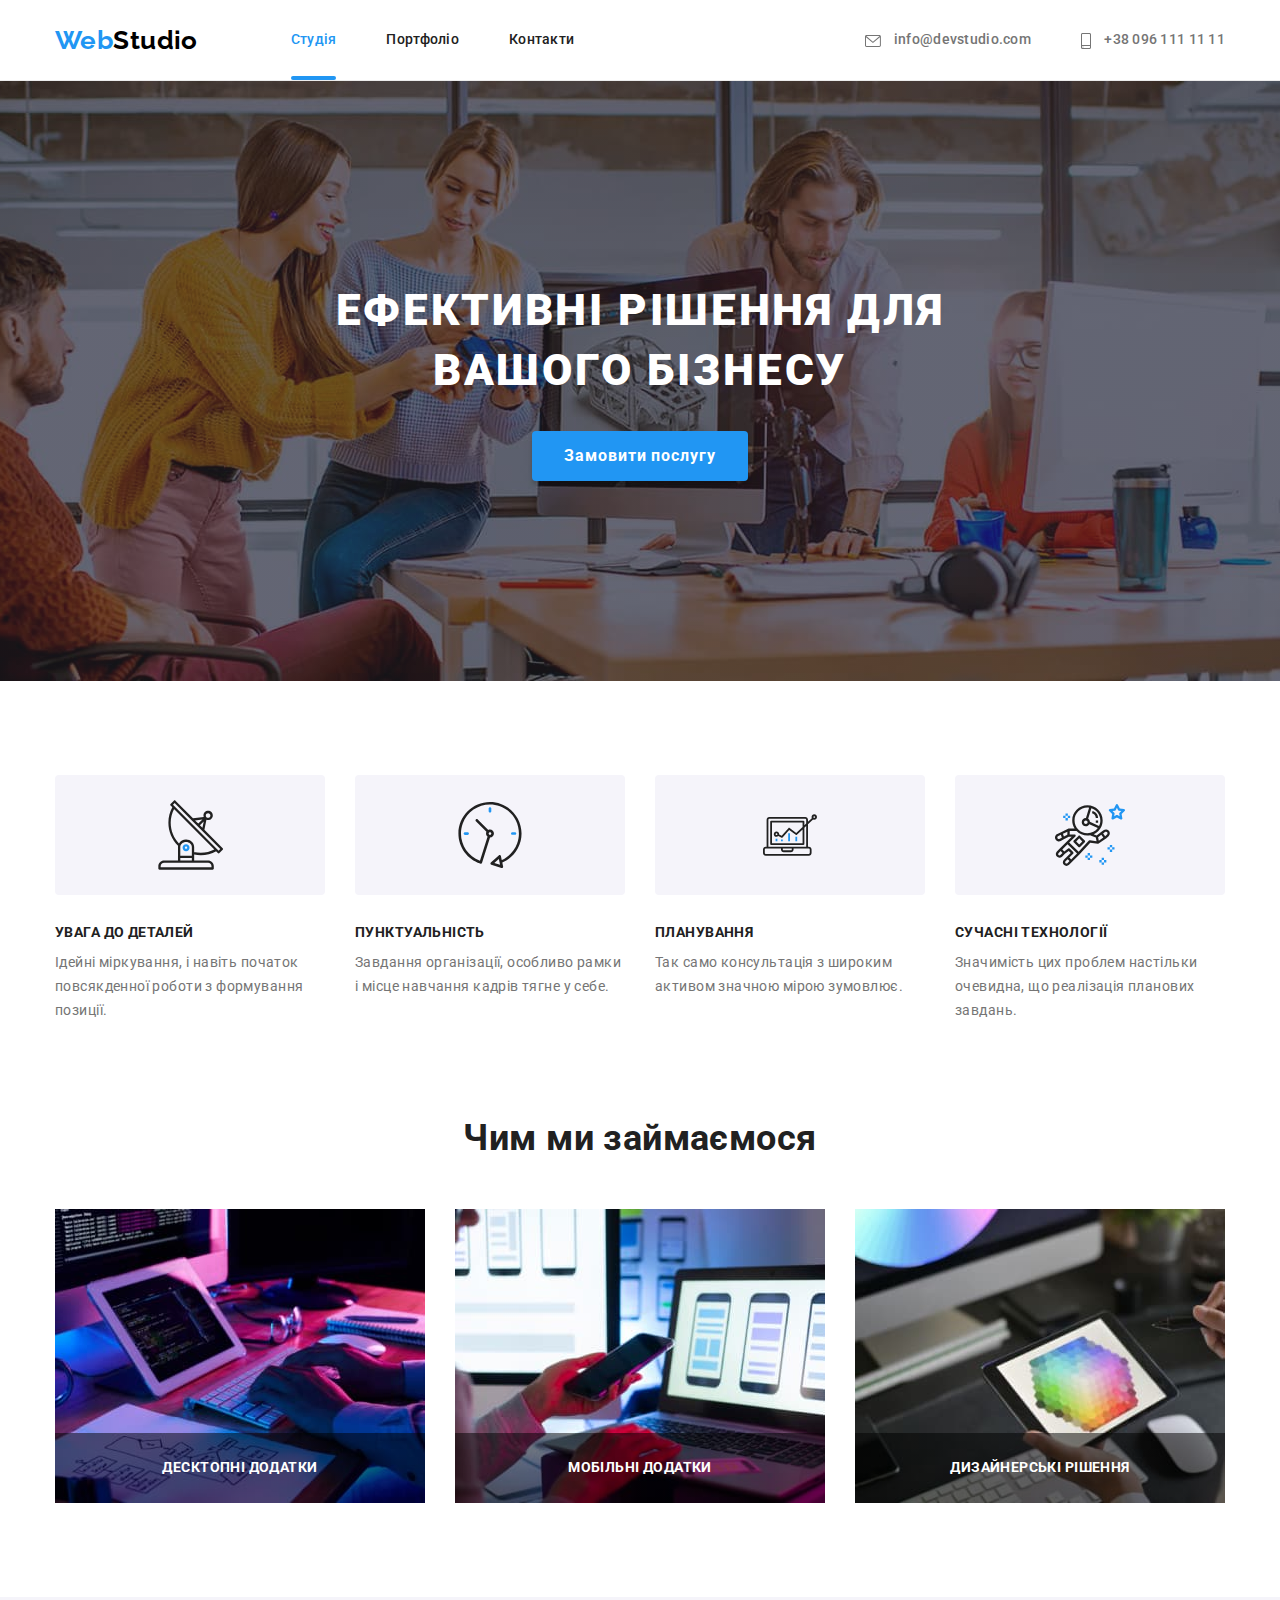
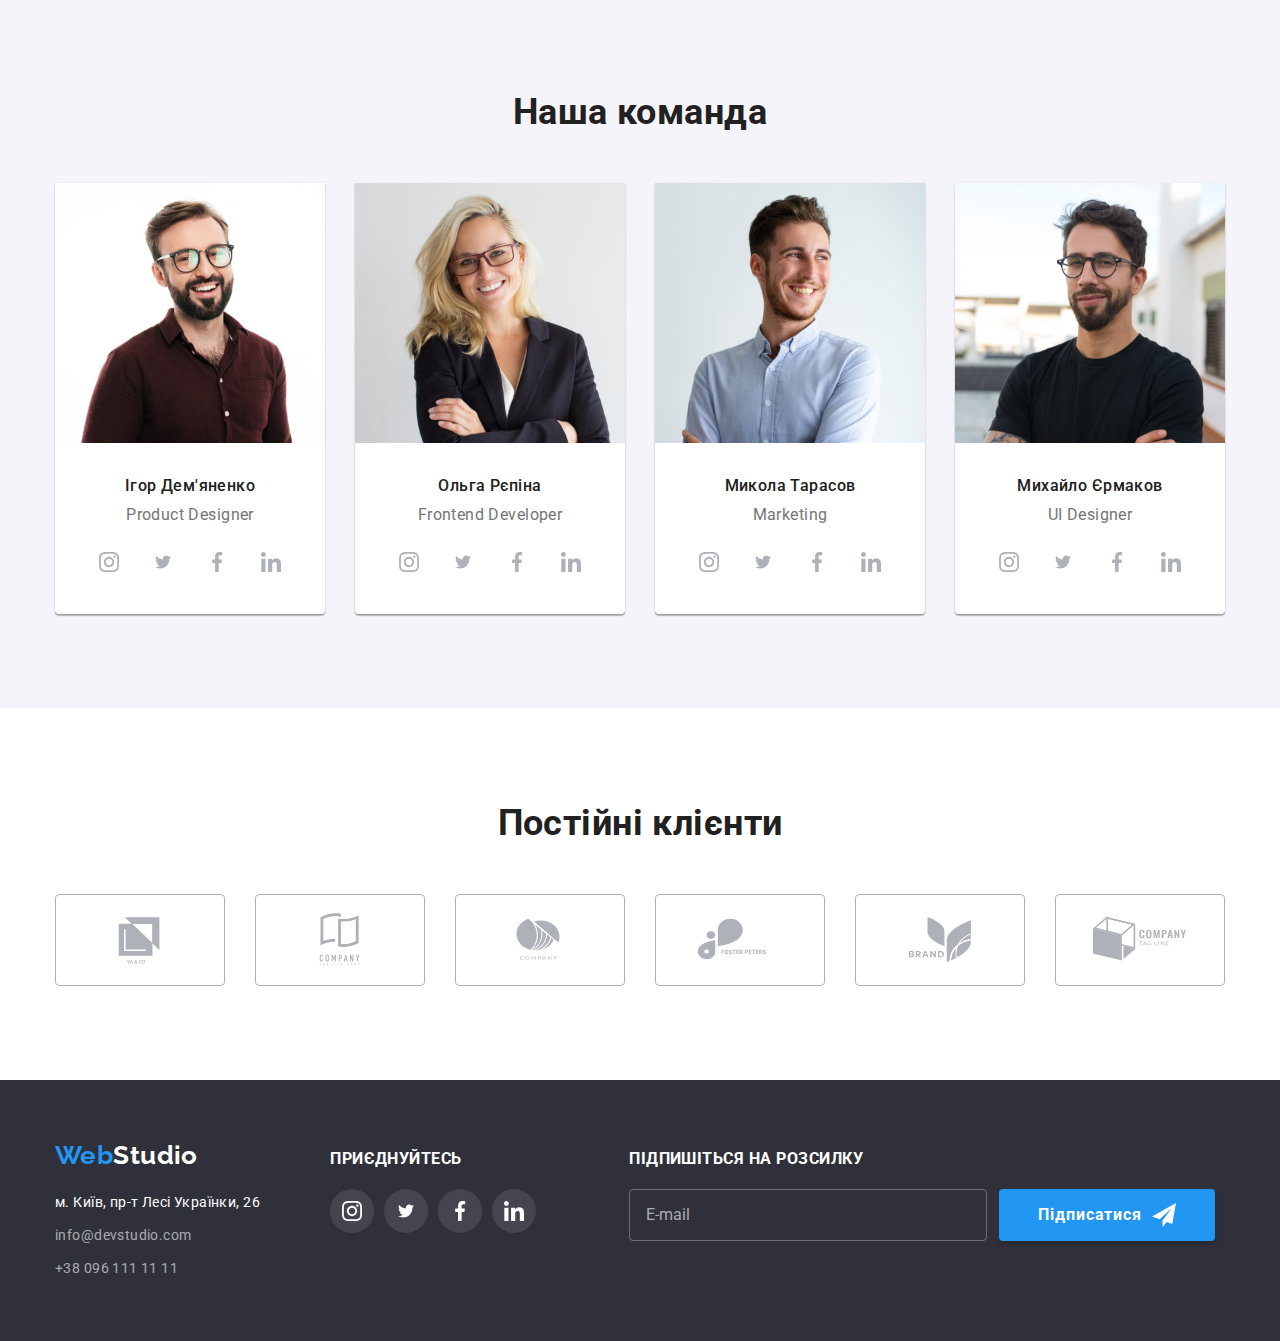
<file: index.html>
<!DOCTYPE html>
<html lang="uk">
  <head>
    <meta charset="UTF-8" />
    <meta http-equiv="X-UA-Compatible" content="IE=edge" />
    <meta name="viewport" content="width=device-width, initial-scale=1.0" />
    <title>Студія</title>
    <link
      href="https://fonts.googleapis.com/css2?family=Raleway:wght@700&family=Roboto:wght@400;500;700;900&display=swap"
      rel="stylesheet"
    />
    <link
      rel="stylesheet"
      href="https://cdnjs.cloudflare.com/ajax/libs/modern-normalize/1.1.0/modern-normalize.min.css"
    />
    <link rel="stylesheet" href="./css/style.css" />
  </head>
  <body>
    <header class="page-header">
      <div class="container main-nav">
        <nav class="nav-main">
          <a href="./index.html" class="logo"
            ><span class="logo-accent">Web</span>Studio</a
          >
          <ul class="site-nav">
            <li class="item"><a href="" class="link current">Студія</a></li>
            <li class="item">
              <a href="./portfolio.html" class="link">Портфоліо</a>
            </li>
            <li class="item"><a href="" class="link">Контакти</a></li>
          </ul>
        </nav>
        <ul class="contact">
          <li class="item">
            <a href="mailto:info@devstudio.com" class="link telephone-mail">
              <svg class="icon-header" width="16" height="12">
                <use href="./images/symbol-defs.svg#icon-email"></use>
              </svg>
              info@devstudio.com</a
            >
          </li>
          <li class="item">
            <a href="tel:+380961111111" class="link telephone-mail">
              <svg class="icon-header" width="10" height="16">
                <use href="./images/symbol-defs.svg#icon-smartphone"></use>
              </svg>
              +38 096 111 11 11</a
            >
          </li>
        </ul>
      </div>
    </header>
    <main>
      <!--Hero-->
      <section class="hero overlay">
        <div class="container">
          <h1 class="hero-title">Ефективні рішення для вашого бізнесу</h1>
          <button type="button" class="hero-button" data-modal-open>
            Замовити послугу
          </button>
        </div>
      </section>
      <!--Переваги-->
      <section class="section">
        <div class="container">
          <h2 class="visually-hidden">Переваги</h2>
          <ul class="benefits">
            <li class="benefit one">
              <div class="benefit-blok">
                <svg class="benefit-image" width="65px" height="70px">
                  <use href="./images/symbol-defs.svg#icon-Group1"></use>
                </svg>
              </div>
              <h3 class="benefits-list">УВАГА ДО ДЕТАЛЕЙ</h3>
              <p class="text">
                Ідейні міркування, і навіть початок повсякденної роботи з
                формування позиції.
              </p>
            </li>
            <li class="benefit two">
              <div class="benefit-blok">
                <svg class="benefit-image" width="66px" height="70px">
                  <use href="./images/symbol-defs.svg#icon-clock-1"></use>
                </svg>
              </div>
              <h3 class="benefits-list">ПУНКТУАЛЬНІСТЬ</h3>
              <p class="text">
                Завдання організації, особливо рамки і місце навчання кадрів
                тягне у себе.
              </p>
            </li>
            <li class="benefit three">
              <div class="benefit-blok">
                <svg class="benefit-image" width="70px" height="54px">
                  <use href="./images/symbol-defs.svg#icon-diagram-1"></use>
                </svg>
              </div>
              <h3 class="benefits-list">ПЛАНУВАННЯ</h3>
              <p class="text">
                Так само консультація з широким активом значною мірою зумовлює.
              </p>
            </li>
            <li class="benefit four">
              <div class="benefit-blok">
                <svg class="benefit-image" width="70px" height="70px">
                  <use href="./images/symbol-defs.svg#icon-astronaut-1"></use>
                </svg>
              </div>
              <h3 class="benefits-list">СУЧАСНІ ТЕХНОЛОГІЇ</h3>
              <p class="text">
                Значимість цих проблем настільки очевидна, що реалізація
                планових завдань.
              </p>
            </li>
          </ul>
        </div>
      </section>
      <!--Напрямки роботи-->
      <section class="section works">
        <div class="container">
          <h2 class="work">Чим ми займаємося</h2>
          <ul class="work-list">
            <li class="image-link">
              <img
                class="work-image"
                src="./images/img1.jpg"
                alt="Десктопні пристрої"
                width="370"
              />
              <p class="work-title">Десктопні додатки</p>
            </li>
            <li class="image-link">
              <img
                src="./images/img2.jpg"
                alt="Мобільні пристрої"
                width="370"
              />
              <p class="work-title">Мобільні додатки</p>
            </li>

            <li class="image-link">
              <img src="./images/img3.jpg" alt="Планшети" width="370" />
              <p class="work-title">Дизайнерські рішення</p>
            </li>
          </ul>
        </div>
      </section>
      <!--Команда-->
      <section class="section prof">
        <div class="container">
          <h2 class="comanda">Наша команда</h2>
          <ul class="container-prof">
            <li class="foto">
              <img
                src="./images/foto1.jpg"
                alt="Фото Ігор Дем'яненко"
                width="270"
                height="260"
              />
              <div class="about-team">
                <h3 class="comanda-element">Ігор Дем'яненко</h3>
                <p lang="en" class="professional">Product Designer</p>
                <ul class="social">
                  <li class="social-list">
                    <a href="" class="social-item">
                      <svg class="social-icon" width="20" height="20">
                        <use
                          href="./images/symbol-defs.svg#icon-instagram"
                          class=""
                        ></use>
                      </svg>
                    </a>
                  </li>
                  <li class="social-list">
                    <a href="" class="social-item">
                      <svg class="social-icon" width="20" height="16">
                        <use
                          href="./images/symbol-defs.svg#icon-twitter-1"
                        ></use>
                      </svg>
                    </a>
                  </li>
                  <li class="social-list">
                    <a href="" class="social-item">
                      <svg class="social-icon" width="20" height="20">
                        <use
                          href="./images/symbol-defs.svg#icon-facebook-1"
                        ></use>
                      </svg>
                    </a>
                  </li>
                  <li class="social-list">
                    <a href="" class="social-item">
                      <svg class="social-icon" width="20" height="20">
                        <use
                          href="./images/symbol-defs.svg#icon-linkedin"
                        ></use>
                      </svg>
                    </a>
                  </li>
                </ul>
              </div>
            </li>
            <li class="foto">
              <img
                src="./images/foto2.jpg"
                alt="Фото Ольга Рєпіна"
                width="270"
                height="260"
              />
              <div class="about-team">
                <h3 class="comanda-element">Ольга Рєпіна</h3>
                <p lang="en" class="professional">Frontend Developer</p>
                <ul class="social">
                  <li class="social-list">
                    <a href="" class="social-item">
                      <svg class="social-icon" width="20" height="20">
                        <use
                          href="./images/symbol-defs.svg#icon-instagram"
                          class=""
                        ></use>
                      </svg>
                    </a>
                  </li>
                  <li class="social-list">
                    <a href="" class="social-item">
                      <svg class="social-icon" width="20" height="16">
                        <use
                          href="./images/symbol-defs.svg#icon-twitter-1"
                        ></use>
                      </svg>
                    </a>
                  </li>
                  <li class="social-list">
                    <a href="" class="social-item">
                      <svg class="social-icon" width="20" height="20">
                        <use
                          href="./images/symbol-defs.svg#icon-facebook-1"
                        ></use>
                      </svg>
                    </a>
                  </li>
                  <li class="social-list">
                    <a href="" class="social-item">
                      <svg class="social-icon" width="20" height="20">
                        <use
                          href="./images/symbol-defs.svg#icon-linkedin"
                        ></use>
                      </svg>
                    </a>
                  </li>
                </ul>
              </div>
            </li>
            <li class="foto">
              <img
                src="./images/foto3.jpg"
                alt="Фото Микола Тарасов"
                width="270"
                height="260"
              />
              <div class="about-team">
                <h3 class="comanda-element">Микола Тарасов</h3>
                <p lang="en" class="professional">Marketing</p>
                <ul class="social">
                  <li class="social-list">
                    <a href="" class="social-item">
                      <svg class="social-icon" width="20" height="20">
                        <use
                          href="./images/symbol-defs.svg#icon-instagram"
                          class=""
                        ></use>
                      </svg>
                    </a>
                  </li>
                  <li class="social-list">
                    <a href="" class="social-item">
                      <svg class="social-icon" width="20" height="16">
                        <use
                          href="./images/symbol-defs.svg#icon-twitter-1"
                        ></use>
                      </svg>
                    </a>
                  </li>
                  <li class="social-list">
                    <a href="" class="social-item">
                      <svg class="social-icon" width="20" height="20">
                        <use
                          href="./images/symbol-defs.svg#icon-facebook-1"
                        ></use>
                      </svg>
                    </a>
                  </li>
                  <li class="social-list">
                    <a href="" class="social-item">
                      <svg class="social-icon" width="20" height="20">
                        <use
                          href="./images/symbol-defs.svg#icon-linkedin"
                        ></use>
                      </svg>
                    </a>
                  </li>
                </ul>
              </div>
            </li>
            <li class="foto">
              <img
                src="./images/foto4.jpg"
                alt="Фото Михайло Єрмаков"
                width="270"
                height="260"
              />
              <div class="about-team">
                <h3 class="comanda-element">Михайло Єрмаков</h3>
                <p lang="en" class="professional">UI Designer</p>
                <ul class="social">
                  <li class="social-list">
                    <a
                      href=""
                      class="social-item"
                      target="_blank"
                      rel="noopener noreferrer nofollow"
                    >
                      <svg class="social-icon" width="20" height="20">
                        <use
                          href="./images/symbol-defs.svg#icon-instagram"
                          class=""
                        ></use>
                      </svg>
                    </a>
                  </li>
                  <li class="social-list">
                    <a
                      href=""
                      class="social-item"
                      target="_blank"
                      rel="noopener noreferrer nofollow"
                    >
                      <svg class="social-icon" width="20" height="16">
                        <use
                          href="./images/symbol-defs.svg#icon-twitter-1"
                        ></use>
                      </svg>
                    </a>
                  </li>
                  <li class="social-list">
                    <a
                      href=""
                      class="social-item"
                      target="_blank"
                      rel="noopener noreferrer nofollow"
                    >
                      <svg class="social-icon" width="20" height="20">
                        <use
                          href="./images/symbol-defs.svg#icon-facebook-1"
                        ></use>
                      </svg>
                    </a>
                  </li>
                  <li class="social-list">
                    <a
                      href=""
                      class="social-item"
                      target="_blank"
                      rel="noopener noreferrer nofollow"
                    >
                      <svg class="social-icon" width="20" height="20">
                        <use
                          href="./images/symbol-defs.svg#icon-linkedin"
                        ></use>
                      </svg>
                    </a>
                  </li>
                </ul>
              </div>
            </li>
          </ul>
        </div>
      </section>
      <section class="section">
        <div class="container">
          <h2 class="clients">Постійні клієнти</h2>
          <ul class="clients-list">
            <li class="clients-item">
              <a
                href=""
                class="clients-link"
                target="_blank"
                rel="noopener noreferrer nofollow"
              >
                <svg class="client-icon" width="106" height="60">
                  <use href="./images/symbol-defs.svg#icon-company1"></use>
                </svg>
              </a>
            </li>
            <li class="clients-item">
              <a
                href=""
                class="clients-link"
                target="_blank"
                rel="noopener noreferrer nofollow"
              >
                <svg class="client-icon" width="106" height="60">
                  <use href="./images/symbol-defs.svg#icon-company2"></use>
                </svg>
              </a>
            </li>
            <li class="clients-item">
              <a
                href=""
                class="clients-link"
                target="_blank"
                rel="noopener noreferrer nofollow"
              >
                <svg class="client-icon" width="106" height="60">
                  <use href="./images/symbol-defs.svg#icon-company3"></use>
                </svg>
              </a>
            </li>
            <li class="clients-item">
              <a
                href=""
                class="clients-link"
                target="_blank"
                rel="noopener noreferrer nofollow"
              >
                <svg class="client-icon" width="106" height="60">
                  <use href="./images/symbol-defs.svg#icon-company4"></use>
                </svg>
              </a>
            </li>
            <li class="clients-item">
              <a
                href=""
                class="clients-link"
                target="_blank"
                rel="noopener noreferrer nofollow"
              >
                <svg class="client-icon" width="106" height="60">
                  <use href="./images/symbol-defs.svg#icon-company5"></use>
                </svg>
              </a>
            </li>
            <li class="clients-item">
              <a
                href=""
                class="clients-link"
                target="_blank"
                rel="noopener noreferrer nofollow"
              >
                <svg class="client-icon" width="106" height="60">
                  <use href="./images/symbol-defs.svg#icon-company6"></use>
                </svg>
              </a>
            </li>
          </ul>
        </div>
      </section>
    </main>
    <footer class="foot-site">
      <div class="container footer">
        <div class="footer-contact">
          <a href="./index.html" class="logo-footer"
            ><span class="logo-accent">Web</span>Studio</a
          >
          <address>
            <ul class="contact-footer">
              <li class="">
                <a href="" class="linkWhite">м. Київ, пр-т Лесі Українки, 26</a>
              </li>
              <li class="address footer">
                <a href="mailto:info@devstudio.com" class="link-footer"
                  >info@devstudio.com</a
                >
              </li>
              <li class="address footer">
                <a href="tel:+380961111111" class="link-footer"
                  >+38 096 111 11 11</a
                >
              </li>
            </ul>
          </address>
        </div>
        <div class="footer-link">
          <h3 class="footer-title">Приєднуйтесь</h3>
          <ul class="footer-social">
            <li class="footer-social-list">
              <a
                href=""
                class="footer-social-item"
                target="_blank"
                rel="noopener noreferrer nofollow"
              >
                <svg class="footer-social-icon" width="20" height="20">
                  <use
                    href="./images/symbol-defs.svg#icon-instagram"
                    class=""
                  ></use>
                </svg>
              </a>
            </li>
            <li class="footer-social-list">
              <a
                href=""
                class="footer-social-item"
                target="_blank"
                rel="noopener noreferrer nofollow"
              >
                <svg class="footer-social-icon" width="20" height="16">
                  <use href="./images/symbol-defs.svg#icon-twitter-1"></use>
                </svg>
              </a>
            </li>
            <li class="footer-social-list">
              <a
                href=""
                class="footer-social-item"
                target="_blank"
                rel="noopener noreferrer nofollow"
              >
                <svg class="footer-social-icon" width="20" height="20">
                  <use href="./images/symbol-defs.svg#icon-facebook-1"></use>
                </svg>
              </a>
            </li>
            <li class="footer-social-list">
              <a
                href=""
                class="footer-social-item"
                target="_blank"
                rel="noopener noreferrer nofollow"
              >
                <svg class="footer-social-icon" width="20" height="20">
                  <use href="./images/symbol-defs.svg#icon-linkedin"></use>
                </svg>
              </a>
            </li>
          </ul>
        </div>
        <form class="subscription">
          <h3 class="footer-title">Підпишіться на розсилку</h3>
          <div class="subscription-list">
            <label>
              <input
                type="email"
                class="subscription-input"
                name="email"
                placeholder="E-mail"
            /></label>
            <button type="submit" class="hero-button subscription-btn">
              Підписатися
              <svg class="send-icon" width="24" height="24">
                <use href="./images/symbol-defs.svg#icon-icon-send"></use>
              </svg>
            </button>
          </div>
        </form>
      </div>
    </footer>
    <div class="backdrop is-hidden" data-modal>
      <div class="modal">
        <button type="button" class="close-btn" data-modal-close>
          <svg class="input-icon-close" width="18" height="18">
            <use href="./images/symbol-defs.svg#icon-close-black"></use>
          </svg>
        </button>
        <p class="modal-title">Залиште свої дані, ми вам передзвонимо</p>
        <form class="modal-form">
          <div class="modal-field">
            <label for="user-name" class="modal-label">Ім'я</label>
            <div class="input-wrap">
              <input
                type="text"
                class="modal-input"
                name="user-name"
                placeholder=" "
                id="user-name"
              />
              <svg class="input-icon" width="18" height="18">
                <use
                  href="./images/symbol-defs.svg#icon-person-black-18dp-1"
                ></use>
              </svg>
            </div>
          </div>
          <div class="modal-field">
            <label for="user-tel" class="modal-label">Телефон</label>
            <div class="input-wrap">
              <input
                type="tel"
                class="modal-input"
                name="user-tel"
                placeholder=" "
                id="user-tel"
              />
              <svg class="input-icon" width="18" height="18">
                <use
                  href="./images/symbol-defs.svg#icon-phone-black-18dp-1"
                ></use>
              </svg>
            </div>
          </div>
          <div class="modal-field">
            <label for="user-email" class="modal-label">Пошта</label>
            <div class="input-wrap">
              <input
                type="email"
                class="modal-input"
                name="user-email"
                placeholder=" "
                id="user-email"
              />
              <svg class="input-icon" width="18" height="18">
                <use
                  href="./images/symbol-defs.svg#icon-email-black-18dp-1"
                ></use>
              </svg>
            </div>
          </div>
          <div class="modal-field">
            <label for="user-comment" class="modal-label">Коментар</label>
            <textarea
              name="user-comment"
              id="user-comment"
              class="modal-text"
              placeholder="Введіть текст"
            ></textarea>
          </div>
          <div class="modal-field">
            <input
              type="checkbox"
              class="input-check visually-hidden"
              name="privacy"
              value="true"
              id="privacy"
            />
            <label for="privacy" class="check-text">
              <span>
                <svg class="check-icon" width="16" height="15">
                  <use href="./images/symbol-defs.svg#icon-check"></use>
                </svg>
              </span>
              Погоджуюся з розсилкою та приймаю
              <a href="" class="privacy-link"> Умови договору</a></label
            >
          </div>
          <button type="submit" class="hero-button modal-btn">
            Відправити
          </button>
        </form>
      </div>
    </div>
    <script src="./js/modal.js"></script>
  </body>
</html>
</file>
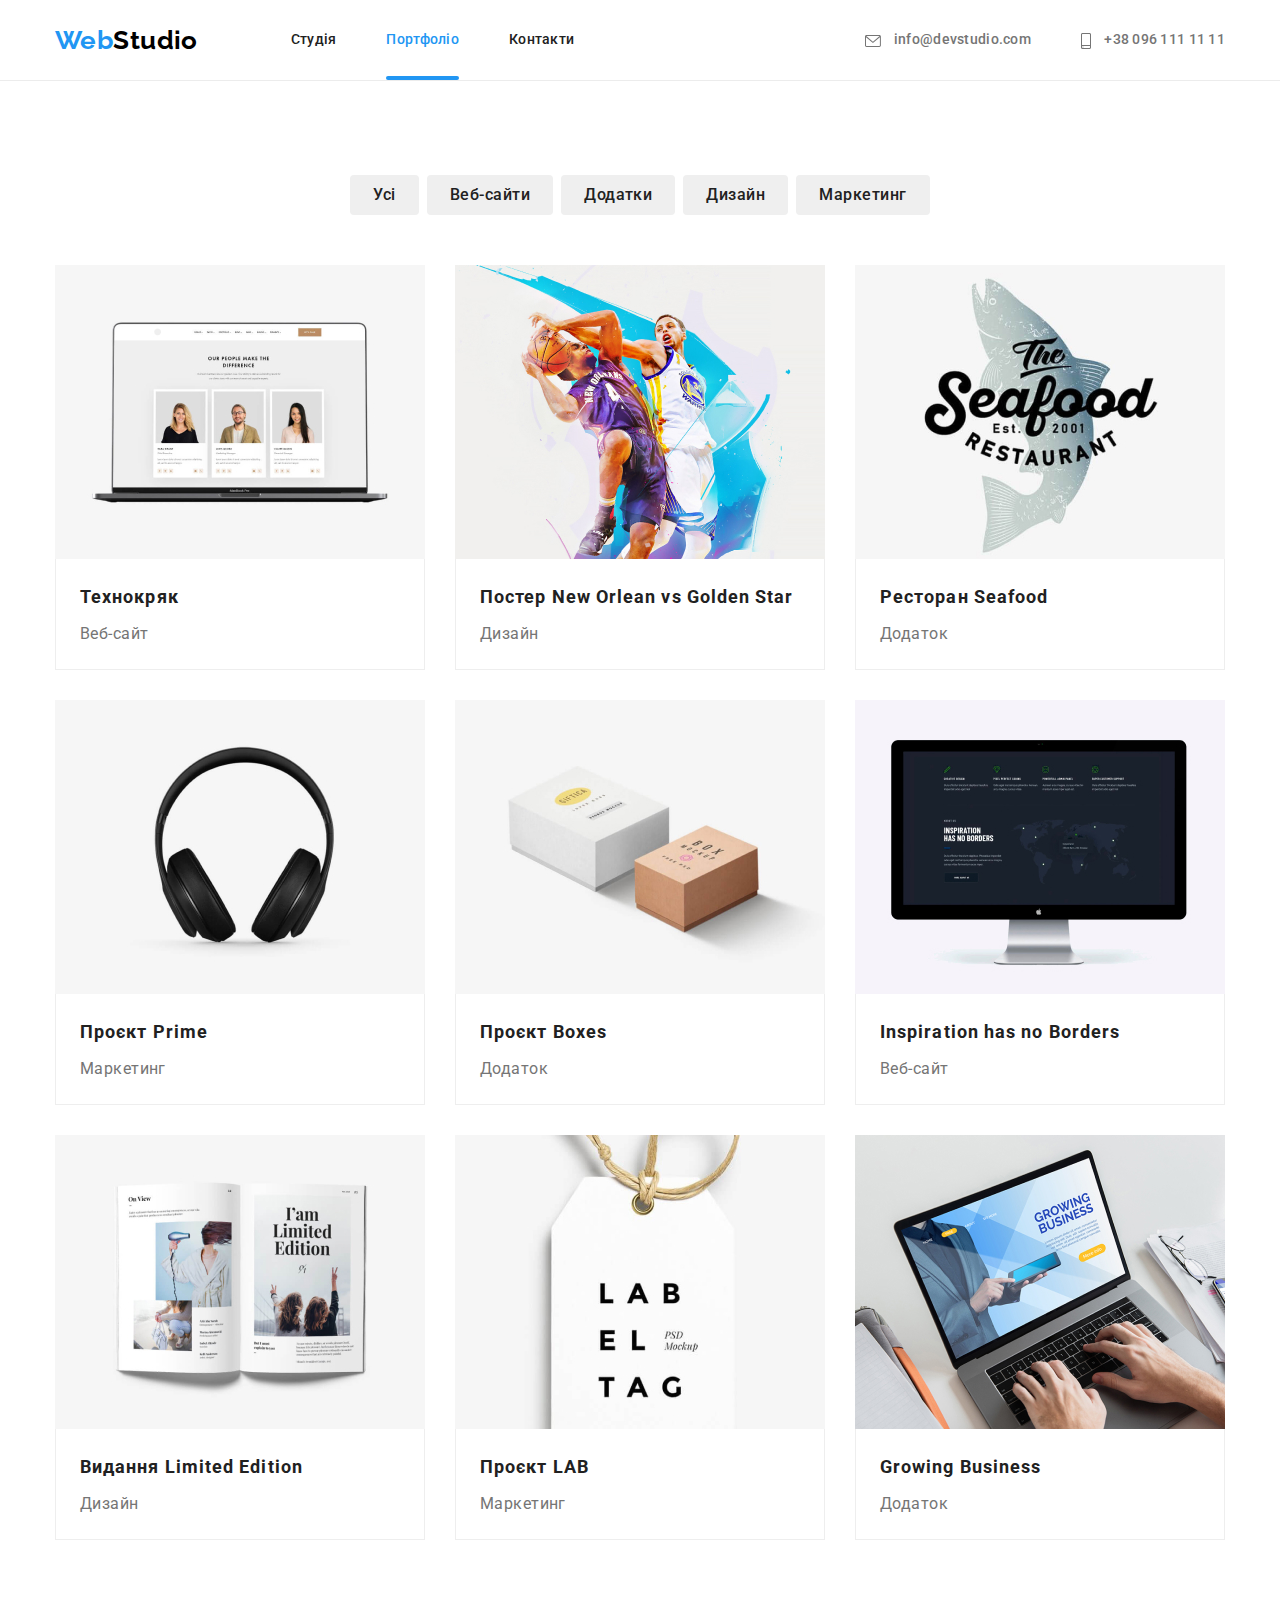
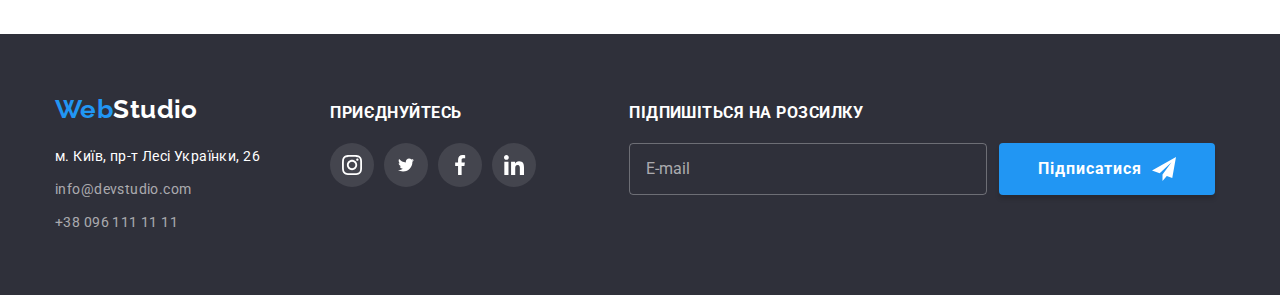
<file: portfolio.html>
<!DOCTYPE html>
<html lang="uk">
  <head>
    <meta charset="UTF-8" />
    <meta http-equiv="X-UA-Compatible" content="IE=edge" />
    <meta name="viewport" content="width=device-width, initial-scale=1.0" />
    <title>Портфоліо</title>
    <link
      href="https://fonts.googleapis.com/css2?family=Raleway:wght@700&family=Roboto:wght@400;500;700;900&display=swap"
      rel="stylesheet"
    />
    <link
      rel="stylesheet"
      href="https://cdnjs.cloudflare.com/ajax/libs/modern-normalize/1.1.0/modern-normalize.min.css"
    />
    <link rel="stylesheet" href="./css/style.css" />
  </head>
  <body>
    <header class="page-header">
      <div class="container main-nav">
        <nav class="nav-main">
          <a href="./index.html" class="logo"
            ><span class="logo-accent">Web</span>Studio</a
          >
          <ul class="site-nav">
            <li class="item"><a href="./index.html" class="link">Студія</a></li>
            <li class="item">
              <a href="" class="link current">Портфоліо</a>
            </li>
            <li class="item"><a href="" class="link">Контакти</a></li>
          </ul>
        </nav>
        <ul class="contact">
          <li class="item">
            <a href="mailto:info@devstudio.com" class="link telephone-mail">
              <svg class="icon-header" width="16" height="12">
                <use href="./images/symbol-defs.svg#icon-email"></use>
              </svg>
              info@devstudio.com</a
            >
          </li>
          <li class="item">
            <a href="tel:+380961111111" class="link telephone-mail">
              <svg class="icon-header" width="10" height="16">
                <use href="./images/symbol-defs.svg#icon-smartphone"></use>
              </svg>
              +38 096 111 11 11</a
            >
          </li>
        </ul>
      </div>
    </header>
    <main>
      <section class="section">
        <div class="container">
          <h1 class="visually-hidden">Портфоліо</h1>
          <ul class="ul-button">
            <li class="work-portf">
              <button type="button" class="filtr-button">Усі</button>
            </li>
            <li class="work-portf">
              <button type="button" class="filtr-button">Веб-сайти</button>
            </li>
            <li class="work-portf">
              <button type="button" class="filtr-button">Додатки</button>
            </li>
            <li class="work-portf">
              <button type="button" class="filtr-button">Дизайн</button>
            </li>
            <li class="work-portf">
              <button type="button" class="filtr-button">Маркетинг</button>
            </li>
          </ul>
          <ul class="ul-portfolio">
            <li class="example">
              <a href="" class="card">
                <div class="example-top-wrap">
                  <img
                    class="example-img"
                    src="./images/portfolio1.jpg"
                    alt="Технокряк"
                    width="370"
                    height="294"
                  />
                  <p class="example-top-text">
                    Ресурс пропонує комплексні пропозиції з різним рівнем
                    функціоналу та сервісів. Все це дозволить відвідувачу
                    отримати вичерпні відомості про компанію чи приватну особу.
                  </p>
                </div>
                <div class="content">
                  <h2 class="title">Технокряк</h2>
                  <p class="text-portf">Веб-сайт</p>
                </div>
              </a>
            </li>
            <li class="example">
              <a href="" class="card">
                <div class="example-top-wrap">
                  <img
                    class="example-img"
                    src="./images/portfolio2.jpg"
                    alt="Постер New Orlean vs Golden Star"
                    width="370"
                    height="294"
                  />
                  <p class="example-top-text">
                    Ресурс пропонує комплексні пропозиції з різним рівнем
                    функціоналу та сервісів. Все це дозволить відвідувачу
                    отримати вичерпні відомості про компанію чи приватну особу.
                  </p>
                </div>
                <div class="content">
                  <h2 class="title">Постер New Orlean vs Golden Star</h2>
                  <p class="text-portf">Дизайн</p>
                </div>
              </a>
            </li>
            <li class="example">
              <a href="" class="card">
                <div class="example-top-wrap">
                  <img
                    class="example-img"
                    src="./images/portfolio3.jpg"
                    alt="Ресторан Seafood"
                    width="370"
                    height="294"
                  />
                  <p class="example-top-text">
                    Ресурс пропонує комплексні пропозиції з різним рівнем
                    функціоналу та сервісів. Все це дозволить відвідувачу
                    отримати вичерпні відомості про компанію чи приватну особу.
                  </p>
                </div>
                <div class="content">
                  <h2 class="title">Ресторан Seafood</h2>
                  <p class="text-portf">Додаток</p>
                </div>
              </a>
            </li>
            <li class="example">
              <a href="" class="card">
                <div class="example-top-wrap">
                  <img
                    class="example-img"
                    src="./images/portfolio4.jpg"
                    alt="Проєкт Prime"
                    width="370"
                    height="294"
                  />
                  <p class="example-top-text">
                    Ресурс пропонує комплексні пропозиції з різним рівнем
                    функціоналу та сервісів. Все це дозволить відвідувачу
                    отримати вичерпні відомості про компанію чи приватну особу.
                  </p>
                </div>
                <div class="content">
                  <h2 class="title">Проєкт Prime</h2>
                  <p class="text-portf">Маркетинг</p>
                </div>
              </a>
            </li>
            <li class="example">
              <a href="" class="card">
                <div class="example-top-wrap">
                  <img
                    class="example-img"
                    src="./images/portfolio5.jpg"
                    alt="Проєкт Boxes"
                    width="370"
                    height="294"
                  />
                  <p class="example-top-text">
                    Ресурс пропонує комплексні пропозиції з різним рівнем
                    функціоналу та сервісів. Все це дозволить відвідувачу
                    отримати вичерпні відомості про компанію чи приватну особу.
                  </p>
                </div>
                <div class="content">
                  <h2 class="title">Проєкт Boxes</h2>
                  <p class="text-portf">Додаток</p>
                </div>
              </a>
            </li>
            <li class="example">
              <a href="" class="card">
                <div class="example-top-wrap">
                  <img
                    class="example-img"
                    src="./images/portfolio6.jpg"
                    alt="Inspiration has no Borders"
                    width="370"
                    height="294"
                  />
                  <p class="example-top-text">
                    Ресурс пропонує комплексні пропозиції з різним рівнем
                    функціоналу та сервісів. Все це дозволить відвідувачу
                    отримати вичерпні відомості про компанію чи приватну особу.
                  </p>
                </div>
                <div class="content">
                  <h2 class="title">Inspiration has no Borders</h2>
                  <p class="text-portf">Веб-сайт</p>
                </div>
              </a>
            </li>
            <li class="example">
              <a href="" class="card">
                <div class="example-top-wrap">
                  <img
                    class="example-img"
                    src="./images/portfolio7.jpg"
                    alt="Видання Limited Edition"
                    width="370"
                    height="294"
                  />
                  <p class="example-top-text">
                    Ресурс пропонує комплексні пропозиції з різним рівнем
                    функціоналу та сервісів. Все це дозволить відвідувачу
                    отримати вичерпні відомості про компанію чи приватну особу.
                  </p>
                </div>
                <div class="content">
                  <h2 class="title">Видання Limited Edition</h2>
                  <p class="text-portf">Дизайн</p>
                </div>
              </a>
            </li>
            <li class="example">
              <a href="" class="card">
                <div class="example-top-wrap">
                  <img
                    class="example-img"
                    src="./images/portfolio8.jpg"
                    alt="Проєкт LAB"
                    width="370"
                    height="294"
                  />
                  <p class="example-top-text">
                    Ресурс пропонує комплексні пропозиції з різним рівнем
                    функціоналу та сервісів. Все це дозволить відвідувачу
                    отримати вичерпні відомості про компанію чи приватну особу.
                  </p>
                </div>
                <div class="content">
                  <h2 class="title">Проєкт LAB</h2>
                  <p class="text-portf">Маркетинг</p>
                </div>
              </a>
            </li>
            <li class="example">
              <div class="example-top-wrap">
                <a href="" class="card">
                  <img
                    class="example-img"
                    src="./images/portfolio9.jpg"
                    alt="Growing Business"
                    width="370"
                    height="294"
                  />
                  <p class="example-top-text">
                    Ресурс пропонує комплексні пропозиції з різним рівнем
                    функціоналу та сервісів. Все це дозволить відвідувачу
                    отримати вичерпні відомості про компанію чи приватну особу.
                  </p>
                </a>
              </div>
              <div class="content">
                <h2 class="title">Growing Business</h2>
                <p class="text-portf">Додаток</p>
              </div>
            </li>
          </ul>
        </div>
      </section>
    </main>
    <footer class="foot-site">
      <div class="container footer">
        <div class="footer-contact">
          <a href="./index.html" class="logo-footer"
            ><span class="logo-accent">Web</span>Studio</a
          >
          <address>
            <ul class="contact-footer">
              <li class="">
                <a href="" class="linkWhite">м. Київ, пр-т Лесі Українки, 26</a>
              </li>
              <li class="address footer">
                <a href="mailto:info@devstudio.com" class="link-footer"
                  >info@devstudio.com</a
                >
              </li>
              <li class="address footer">
                <a href="tel:+380961111111" class="link-footer"
                  >+38 096 111 11 11</a
                >
              </li>
            </ul>
          </address>
        </div>
        <div class="footer-link">
          <h3 class="footer-title">Приєднуйтесь</h3>
          <ul class="footer-social">
            <li class="footer-social-list">
              <a
                href=""
                class="footer-social-item"
                target="_blank"
                rel="noopener noreferrer nofollow"
              >
                <svg class="footer-social-icon" width="20" height="20">
                  <use
                    href="./images/symbol-defs.svg#icon-instagram"
                    class=""
                  ></use>
                </svg>
              </a>
            </li>
            <li class="footer-social-list">
              <a
                href=""
                class="footer-social-item"
                target="_blank"
                rel="noopener noreferrer nofollow"
              >
                <svg class="footer-social-icon" width="20" height="16">
                  <use href="./images/symbol-defs.svg#icon-twitter-1"></use>
                </svg>
              </a>
            </li>
            <li class="footer-social-list">
              <a
                href=""
                class="footer-social-item"
                target="_blank"
                rel="noopener noreferrer nofollow"
              >
                <svg class="footer-social-icon" width="20" height="20">
                  <use href="./images/symbol-defs.svg#icon-facebook-1"></use>
                </svg>
              </a>
            </li>
            <li class="footer-social-list">
              <a
                href=""
                class="footer-social-item"
                target="_blank"
                rel="noopener noreferrer nofollow"
              >
                <svg class="footer-social-icon" width="20" height="20">
                  <use href="./images/symbol-defs.svg#icon-linkedin"></use>
                </svg>
              </a>
            </li>
          </ul>
        </div>
        <form class="subscription">
          <h3 class="footer-title">Підпишіться на розсилку</h3>
          <div class="subscription-list">
            <label>
              <input
                type="email"
                class="subscription-input"
                name="email"
                placeholder="E-mail"
            /></label>
            <button type="submit" class="hero-button subscription-btn">
              Підписатися
              <svg class="send-icon" width="24" height="24">
                <use href="./images/symbol-defs.svg#icon-icon-send"></use>
              </svg>
            </button>
          </div>
        </form>
      </div>
    </footer>
  </body>
</html>
</file>
<file: css/style.css>
:root {
  --primary-text-color: #212121;
  --title-text-color: #757575;
  --accent-color: #2196f3;
  --primary-white-color: #ffffff;
  --primary-color-logo: #000000;
  --background-color-hero-batton: #188ce8;
  --background-color-hero: #2f303a;
  --border-portfolio: #eeeeee;
  --header-color-border: #ececec;
  --background-color-profess: #f5f4fa;
  --portfolio-background: #f5f5f5;
  --svg-color: #afb1b8;
  --icon-footer-bg: rgba(255, 255, 255, 0.1);
}

body {
  background-color: var(--primary-white-color);
  color: var(--primary-text-color);
  font-family: Roboto, sans-serif;
  font-size: 14px;
  letter-spacing: 0.03em;
}

li {
  list-style-type: none;
  padding-bottom: 0;
  padding-top: 0;
}

ul {
  padding-left: 0;
}

h1,
h2,
h3,
p,
ul {
  margin-top: 0;
  margin-bottom: 0;
}

.page-header {
  border-bottom: 1px solid var(--header-color-border);
}

.container {
  margin-left: auto;
  margin-right: auto;
  max-width: 1200px;
  padding-left: 15px;
  padding-right: 15px;
  /* outline: 2px solid tomato; */
}

.main-nav {
  display: flex;
  align-items: center;
}

.nav-main {
  display: flex;
  align-items: center;
}

.section {
  padding-top: 94px;
  padding-bottom: 94px;
}

.logo {
  margin-right: 93px;
  padding-top: 24px;
  padding-bottom: 24px;

  font-family: "Raleway";
  font-weight: 700;
  font-size: 26px;
  line-height: 1.19;
  color: var(--primary-color-logo);
  text-decoration: none;
}

.logo-accent {
  color: var(--accent-color);
}

/* Site nav */
.contact,
.site-nav {
  display: flex;
  margin-top: 0;
  margin-bottom: 0;
}

.contact {
  margin-left: auto;
}
.site-nav .item + .item,
.contact .item + .item {
  margin-left: 50px;
  /* .site-nav .item:not(:last-child) {
        margin-right: 50px; */
}

.site-nav .link {
  display: block;
  padding-top: 32px;
  padding-bottom: 32px;

  color: var(--primary-text-color);
  font-weight: 500;
  line-height: 1.14;
  letter-spacing: 0.02em;
  text-decoration: none;
  transition: color 250ms cubic-bezier(0.4, 0, 0.2, 1);
}

.site-nav .link:hover,
.site-nav .link:focus {
  color: var(--accent-color);
}

.site-nav .link.current {
  color: var(--accent-color);
  position: relative;
}

.site-nav .current::after {
  position: absolute;
  bottom: 0;
  left: 0;
  width: 100%;
  content: "";
  height: 4px;
  border-radius: 4px;
  background-color: var(--accent-color);
}

.contact .link {
  color: var(--title-text-color);
  font-weight: 500;
  line-height: 1.14;
  letter-spacing: 0.02em;
  text-decoration: none;
  padding-top: 32px;
  padding-bottom: 32px;
  transition: color 250ms cubic-bezier(0.4, 0, 0.2, 1);
}

.contact .link:hover,
.contact .link:focus {
  color: var(--accent-color);
}

.telephone-mail:hover,
.telephone-mail:focus {
  color: var(--accent-color);
}
.icon-header {
  vertical-align: middle;
  fill: currentColor;
  margin-right: 10px;
}
/* Page header */
.page-header {
  background-color: var(--primary-white-color);
}

/* HERO*/
.hero {
  text-align: center;
  padding-top: 200px;
  padding-bottom: 200px;
  background-color: var(--background-color-hero);
}

.overlay {
  max-width: 1600px;
  height: 600px;
  margin-left: auto;
  margin-right: auto;
  background-image: linear-gradient(to right, #2f303a66 0%, #2f303a66 100%),
    url("../images/hero.jpg");
  background-position: center;
}

.hero-title {
  width: 696px;
  margin-bottom: 30px;
  margin-left: auto;
  margin-right: auto;

  color: var(--primary-white-color);
  font-weight: 900;
  font-size: 44px;
  line-height: 1.36;
  letter-spacing: 0.06em;
  text-transform: uppercase;
}

.hero-button {
  display: inline-block;
  border-style: none;
  border-radius: 4px;
  padding: 10px 32px;
  min-width: 216px;

  color: var(--primary-white-color);
  background-color: var(--accent-color);
  font-family: inherit;
  font-weight: 700;
  font-size: 16px;
  line-height: 1.88;
  letter-spacing: 0.06em;
  cursor: pointer;
  box-shadow: 0px 4px 4px rgba(0, 0, 0, 0.15);
  transition: background-color 250ms cubic-bezier(0.4, 0, 0.2, 1);
}

.hero-button:hover,
.hero-button:focus {
  background-color: var(--background-color-hero-batton);
}

/* benefits */
.benefits {
  display: flex;
  flex-wrap: wrap;
  padding-left: 0;
  list-style: none;
}

.benefit {
  width: 270px;
}

.benefits .benefit + .benefit {
  margin-left: 30px;
}
.benefit-blok {
  display: flex;
  justify-content: center;
  align-items: center;
  width: 270px;
  height: 120px;
  border-radius: 4px;
  margin-bottom: 30px;
  background-color: var(--background-color-profess);
}

.benefits-list {
  color: var(--primary-text-color);
  font-size: 14px;
  font-weight: 700;
  line-height: 1.14;
}

.text {
  margin-top: 10px;
  color: var(--title-text-color);
  line-height: 1.71;
}

/* Work end Comanda */
.container-prof {
  display: flex;
}
.container-prof .foto + .foto {
  margin-left: 30px;
}

.section.works {
  padding-top: 0;
}

.section.prof {
  background-color: var(--background-color-profess);
}

.work,
.comanda {
  margin-bottom: 50px;

  font-weight: 700;
  font-size: 36px;
  line-height: 1.17;
  text-align: center;
}

.work-list {
  display: flex;
  font-size: 0;
}
.work-image {
  display: block;
}

.image-link {
  position: relative;
}

.work-title {
  position: absolute;
  display: flex;
  font-weight: 700;
  font-size: 14px;
  line-height: 1.14;
  text-align: center;
  letter-spacing: 0.03em;
  text-transform: uppercase;
  color: var(--primary-white-color);

  width: 100%;
  height: 70px;
  background-image: linear-gradient(rgba(0, 0, 0, 0.5), rgba(0, 0, 0, 0.5));
  justify-content: center;
  align-items: center;
  bottom: 0;
  right: 0;
}

.work-list .image-link + .image-link {
  margin-left: 30px;
}

.about-team {
  padding: 30px 0;
  text-align: center;
}

.comanda-teams {
  display: flex;
}

.comanda-element {
  font-weight: 500;
  font-size: 16px;
  line-height: 1.19;
}

.professional {
  margin-top: 10px;
  color: var(--title-text-color);
  font-size: 16px;
  line-height: 1.19;
}

.foto {
  background-color: var(--primary-white-color);
  box-shadow: 0px 1px 3px rgba(0, 0, 0, 0.12), 0px 1px 1px rgba(0, 0, 0, 0.14),
    0px 2px 1px rgba(0, 0, 0, 0.2);
  border-radius: 0px 0px 4px 4px;
}
.social {
  display: flex;
  padding: 0;
  margin-right: 32px;
  margin-left: 32px;
  list-style: none;
  margin-top: 16px;
}

.social-item {
  display: flex;
  width: 44px;
  height: 44px;
  color: var(--svg-color);
  border-radius: 50%;
  justify-content: center;
  align-items: center;
  transition: color 250ms cubic-bezier(0.4, 0, 0.2, 1),
    background-color 250ms cubic-bezier(0.4, 0, 0.2, 1);
}

.social-icon {
  fill: currentColor;
}

.social-item:hover,
.social-item:focus {
  color: var(--primary-white-color);
  background-color: var(--accent-color);
}

.social .social-list + .social-list {
  margin-left: 10px;
}

.clients {
  margin-bottom: 50px;
  font-weight: 700;
  font-size: 36px;
  line-height: 1.17;
  text-align: center;
}

.clients-list {
  display: flex;
  flex-wrap: wrap;
  margin: 0;
  padding: 0;
  list-style: none;
}

.clients-item:not(:last-child) {
  margin-right: 30px;
}

.clients-item {
  width: 170px;
  height: 92px;
  justify-content: center;
}
.clients-link {
  display: inline-flex;
  width: 170px;
  height: 92px;
  color: var(--svg-color);
  border: 1px solid var(--svg-color);
  border-radius: 4px;
  align-items: center;
  justify-content: center;
  transition: color 250ms cubic-bezier(0.4, 0, 0.2, 1),
    background-color 250ms cubic-bezier(0.4, 0, 0.2, 1);
}
.client-icon {
  fill: currentColor;
}
.clients-link:hover,
.clients-link:focus {
  border: 1px solid var(--accent-color);
  color: var(--accent-color);
}
/* Footer */
.foot-site {
  background-color: var(--background-color-hero);
  padding-top: 60px;
  padding-bottom: 60px;
}

.logo-footer {
  display: block;
  margin-bottom: 20px;

  font-family: "Raleway";
  font-weight: 700;
  font-size: 26px;
  line-height: 1.19;
  color: var(--primary-white-color);
  text-decoration: none;
}

.contact-footer .linkWhite {
  color: var(--primary-white-color);
  text-decoration: none;
  font-size: 14px;
  font-style: normal;
  line-height: 1.71;
  transition: color 250ms cubic-bezier(0.4, 0, 0.2, 1);
}

.contact-footer .link-footer:hover,
.contact-footer .link-footer:focus {
  color: var(--accent-color);
}

.link-footer {
  display: block;
  color: rgba(255, 255, 255, 0.6);
  font-size: 14px;
  line-height: 1.71;
  font-style: normal;
  text-decoration: none;
  display: block;
  margin-top: 9px;
  transition: color 250ms cubic-bezier(0.4, 0, 0.2, 1);
}
.contact-footer .linkWhite:hover,
.contact-footer .linkWhite:focus {
  color: var(--accent-color);
}

.footer-social {
  display: flex;
  padding: 0;
  list-style: none;
  margin-top: 16px;
}

.footer-social-item {
  display: flex;
  width: 44px;
  height: 44px;
  color: var(--primary-white-color);
  background-color: var(--icon-footer-bg);
  border-radius: 50%;
  justify-content: center;
  align-items: center;
  transition: background-color 250ms cubic-bezier(0.4, 0, 0.2, 1);
}

.footer-social-icon {
  fill: currentColor;
}

.footer-social-item:hover,
.footer-social-item:focus {
  background-color: var(--accent-color);
}

.footer-social .footer-social-list + .footer-social-list {
  margin-left: 10px;
}

.footer-title {
  color: var(--primary-white-color);
  font-weight: 700;
  letter-spacing: 0.03em;
  font-family: inherit;
  margin-bottom: 20px;
  text-transform: uppercase;
}

.container.footer {
  display: flex;
  align-items: baseline;
}

.footer-link {
  margin-left: 70px;
}

/* PORTFOLIO */
.content .title {
  margin-top: 0px;
  margin-bottom: 4px;

  color: var(--primary-text-color);
  font-weight: 700;
  font-size: 18px;
  line-height: 2;
  letter-spacing: 0.06em;
  text-decoration: none;
}

.text-portf {
  margin-top: 0;
  margin-bottom: 0px;

  color: var(--title-text-color);
  font-size: 16px;
  line-height: 1.88;
  text-decoration: none;
}

.filtr-button {
  border-radius: 4px;
  border-style: none;
  padding: 6px 22px;

  color: var(--primary-text-color);
  font-weight: 500;
  font-size: 16px;
  line-height: 1.62;
  text-align: center;
  letter-spacing: 0.03em;
  font-family: inherit;
  cursor: pointer;
  border: 1px solid transparent;
  transition: color 250ms cubic-bezier(0.4, 0, 0.2, 1),
    background-color 250ms cubic-bezier(0.4, 0, 0.2, 1),
    box-shadow 250ms cubic-bezier(0.4, 0, 0.2, 1);
}

.filtr-button:hover,
.filtr-button:focus {
  color: var(--primary-white-color);
  background-color: var(--accent-color);
  box-shadow: 0px 3px 1px rgba(0, 0, 0, 0.1), 0px 1px 2px rgba(0, 0, 0, 0.08),
    0px 2px 2px rgba(0, 0, 0, 0.12);
}

.work-portf {
  padding-bottom: 0;
}
.card {
  display: block;
  text-decoration: none;
  transition: box-shadow 250ms cubic-bezier(0.4, 0, 0.2, 1);
}
.card:hover,
.card:focus {
  box-shadow: 1px 4px 6px rgba(0, 0, 0, 0.16), 0px 4px 4px rgba(0, 0, 0, 0.06),
    0px 1px 1px rgba(0, 0, 0, 0.12);
}

.card.text-portf {
  margin-top: 4px;
  transition: transform 250ms cubic-bezier(0.4, 0, 0.2, 1);
}
.example:hover .example-top-text {
  transform: translateY(0);
}

.example-top-wrap {
  position: relative;
  overflow: hidden;
}

.example-top-text {
  position: absolute;
  top: 0;
  color: var(--primary-white-color);
  font-size: 18px;
  line-height: 1.56;
  letter-spacing: 0.03em;

  background-color: rgba(33, 150, 243, 0.9);
  padding: 40px;
  height: 100%;
  transform: translateY(100%);
  transition: transform 300ms ease;
  overflow: auto;
}

.ul-button {
  display: flex;
  flex-wrap: wrap;
  justify-content: center;
  gap: 8px;
  margin-top: 0;
  margin-bottom: 50px;
  padding-left: 0;
  list-style: none;
}

.ul-portfolio {
  display: flex;
  flex-wrap: wrap;
  margin-top: 0;
  margin-bottom: 0;
  padding-left: 0;
  list-style: none;
}

.example {
  margin-right: 30px;
  margin-bottom: 30px;
}

.example:nth-child(3n) {
  margin-right: 0;
}

.example:nth-last-child(-n + 3) {
  margin-bottom: 0;
}

.example-img {
  display: block;
  max-width: 100%;
  height: auto;
}
.content {
  border: 1px solid var(--border-portfolio);
  padding: 20px 24px;
  border-top: none;
}

.visually-hidden {
  position: absolute;
  white-space: nowrap;
  width: 1px;
  height: 1px;
  overflow: hidden;
  border: 0;
  padding: 0;
  clip: rect(0 0 0 0);
  clip-path: inset(50%);
  margin: -1px;
}
.backdrop {
  position: fixed;
  top: 0;
  left: 0;
  width: 100%;
  height: 100%;
  background-color: rgba(0, 0, 0, 0.5);
  transition: opacity 300ms linear, visibility 300ms linear;
}

.modal {
  height: 581px;
  width: 528px;
  background-color: #ffffff;
  position: absolute;
  top: 50%;
  left: 50%;
  padding: 40px;
  transform: translate(-50%, -50%) scaleX(1) rotate(0);
  transition: transform 300ms linear;
}

.backdrop.is-hidden .modal {
  transform: translate(-50%, 0%) scaleX(0) rotate(-45deg);
}

.backdrop.is-hidden {
  visibility: hidden;
  opacity: 0;
  pointer-events: none;
}

.close-btn {
  position: absolute;
  top: 8px;
  right: 8px;
  border: 1px solid rgba(0, 0, 0, 0.2);
  border-radius: 50%;
  background-color: transparent;
  height: 30px;
  width: 30px;
  display: flex;
  align-items: center;
  justify-content: center;
  cursor: pointer;
  transition: fill 250ms cubic-bezier(0.4, 0, 0.2, 1);
}
.close-btn:hover,
.close-btn:focus {
  fill: var(--accent-color);
}

.modal-title {
  margin-bottom: 15px;
  font-weight: 700;
  font-size: 20px;
  line-height: 1.15;
  text-align: center;
  letter-spacing: 0.03em;
  color: var(--primary-text-color);
}

.input-wrap {
  position: relative;
}

.input-icon {
  position: absolute;
  left: 15px;
  top: 50%;
  transform: translateY(-50%);
}

.modal-label {
  display: block;
  font-size: 12px;
  line-height: 1.17;
  letter-spacing: 0.01em;
  color: #757575;
  padding-bottom: 4px;
}

.modal-input {
  width: 100%;
  height: 40px;
  border: 1px solid rgba(33, 33, 33, 0.2);
  border-radius: 4px;
  outline: transparent;
  font-size: 14px;
  color: #828fca;
  padding-bottom: 0;
  padding-left: 40px;
  transition: border 250ms cubic-bezier(0.4, 0, 0.2, 1);
}

.modal-input:focus {
  border: 1px solid var(--accent-color);
}
.modal-input:focus + .input-icon {
  fill: var(--accent-color);
}

.modal-field {
  margin-bottom: 10px;
}

.modal-text {
  width: 100%;
  height: 120px;
  border: 1px solid rgba(33, 33, 33, 0.2);
  border-radius: 5px;
  outline: transparent;
  font-size: 14px;
  color: #828fca;
  padding: 12px 16px;
  resize: none;
  transition: border 250ms cubic-bezier(0.4, 0, 0.2, 1);
}

.modal-text:focus {
  border: 1px solid var(--accent-color);
}

.modal-text::placeholder {
  color: rgba(117, 117, 117, 0.5);
}

.modal-btn {
  display: block;
  margin: auto;
  margin-top: 30px;
  margin-bottom: 0;
}
.privacy-link {
  margin-left: 4px;
}
.check-text {
  font-size: 14px;
  color: #5a5d6b;
  display: flex;
  margin-top: 20px;
}
.check-text span {
  width: 16px;
  height: 15px;
  border: 2px solid #212121;
  border-radius: 4px;
  margin-right: 5px;
  display: flex;
  align-items: center;
  justify-content: center;
  fill: transparent;
}

.input-check:checked + .check-text span {
  background-color: var(--accent-color);
  border: transparent;
  fill: var(--primary-white-color);
}

.input-check:focus + .check-text span {
  border-color: var(--accent-color);
}

.send-icon {
  margin-left: 10px;
}

.subscription {
  margin-left: 93px;
}

.subscription-list {
  display: flex;
  justify-content: space-between;
}

.subscription-input {
  width: 358px;
  padding-top: 15px;
  padding-bottom: 15px;
  padding-left: 16px;
  margin-right: 12px;
  border: 1px solid rgba(255, 255, 255, 0.3);
  border-radius: 4px;
  font-weight: 400;
  font-family: "Roboto";
  font-size: 16px;
  line-height: 1.25;
  background-color: transparent;
  outline: none;
  color: var(--primary-white-color);
}

.subscription-input::placeholder {
  color: rgba(255, 255, 255, 0.6);
}
.subscription-input:focus {
  border: 1px solid var(--accent-color);
}

.subscription-btn {
  display: inline-flex;
  justify-content: center;
  align-items: center;
}

.privacy-link {
  color: #2196F3;
}
</file>
